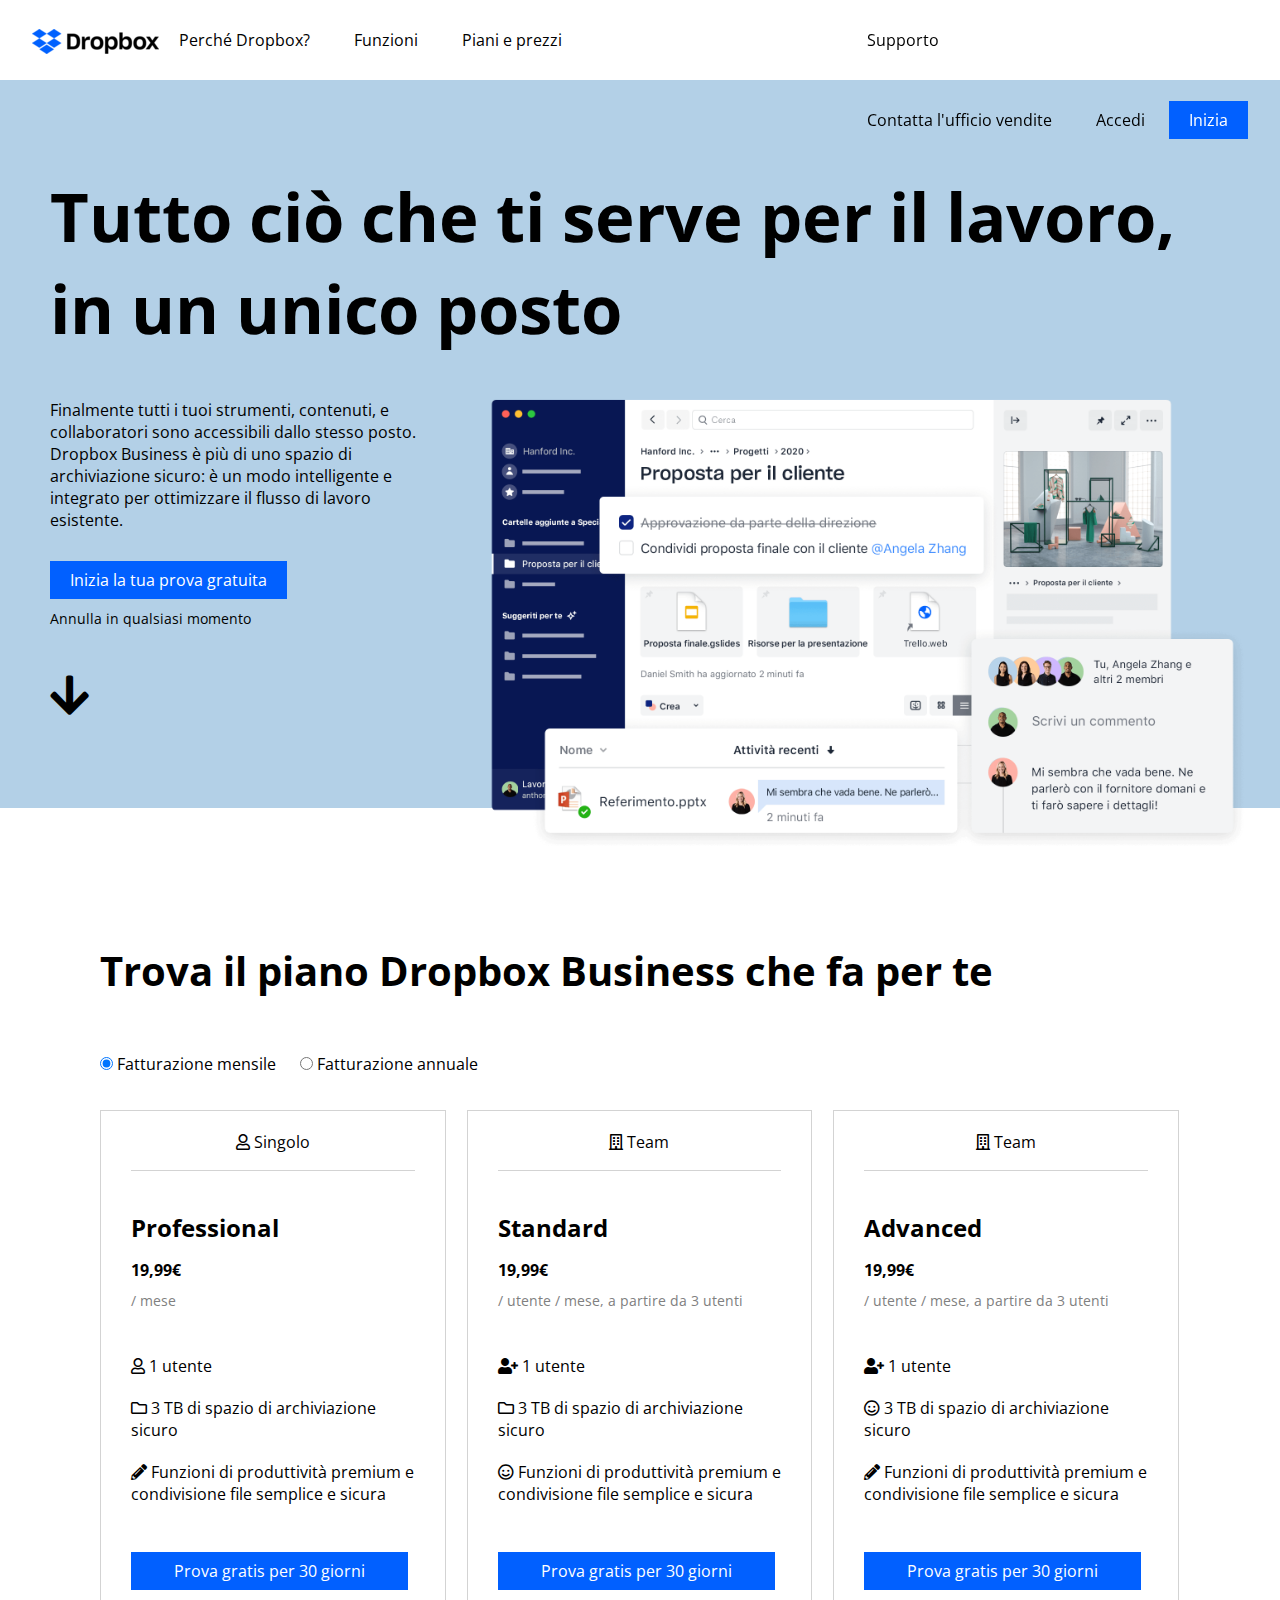
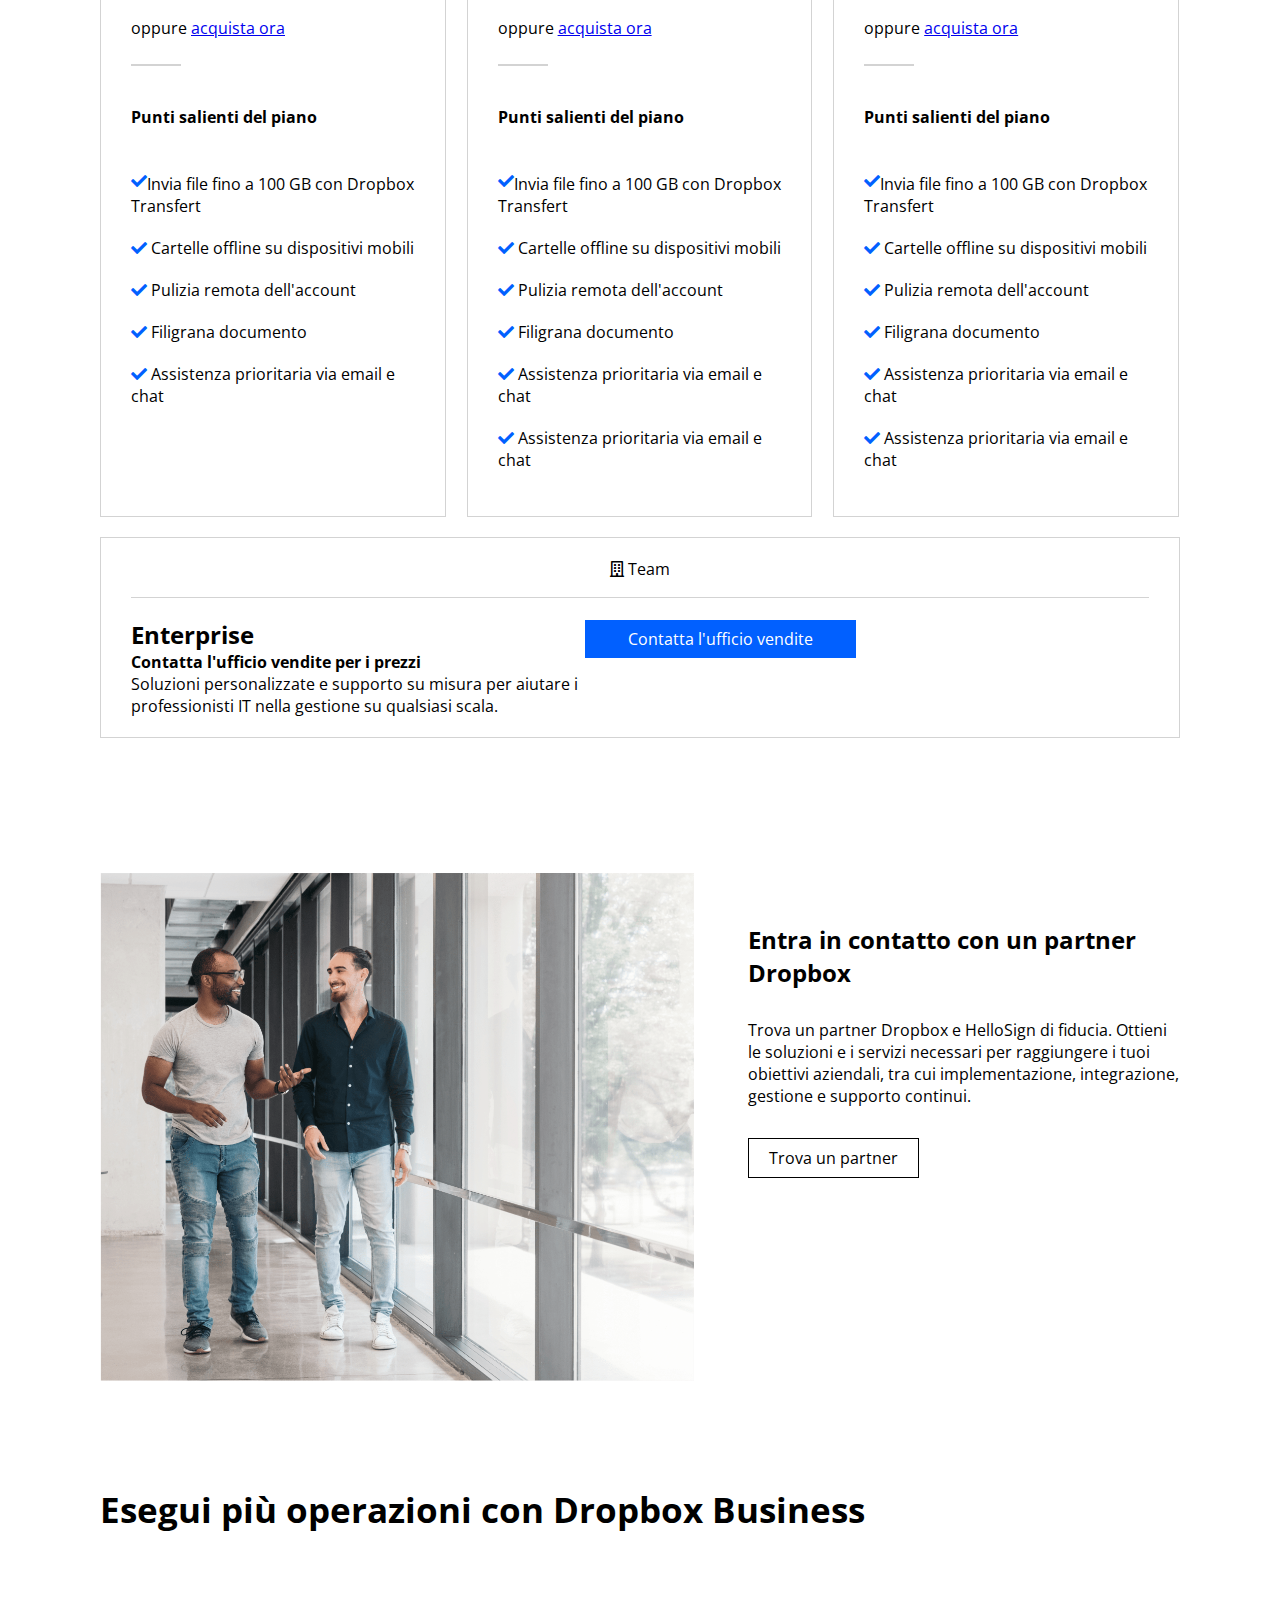
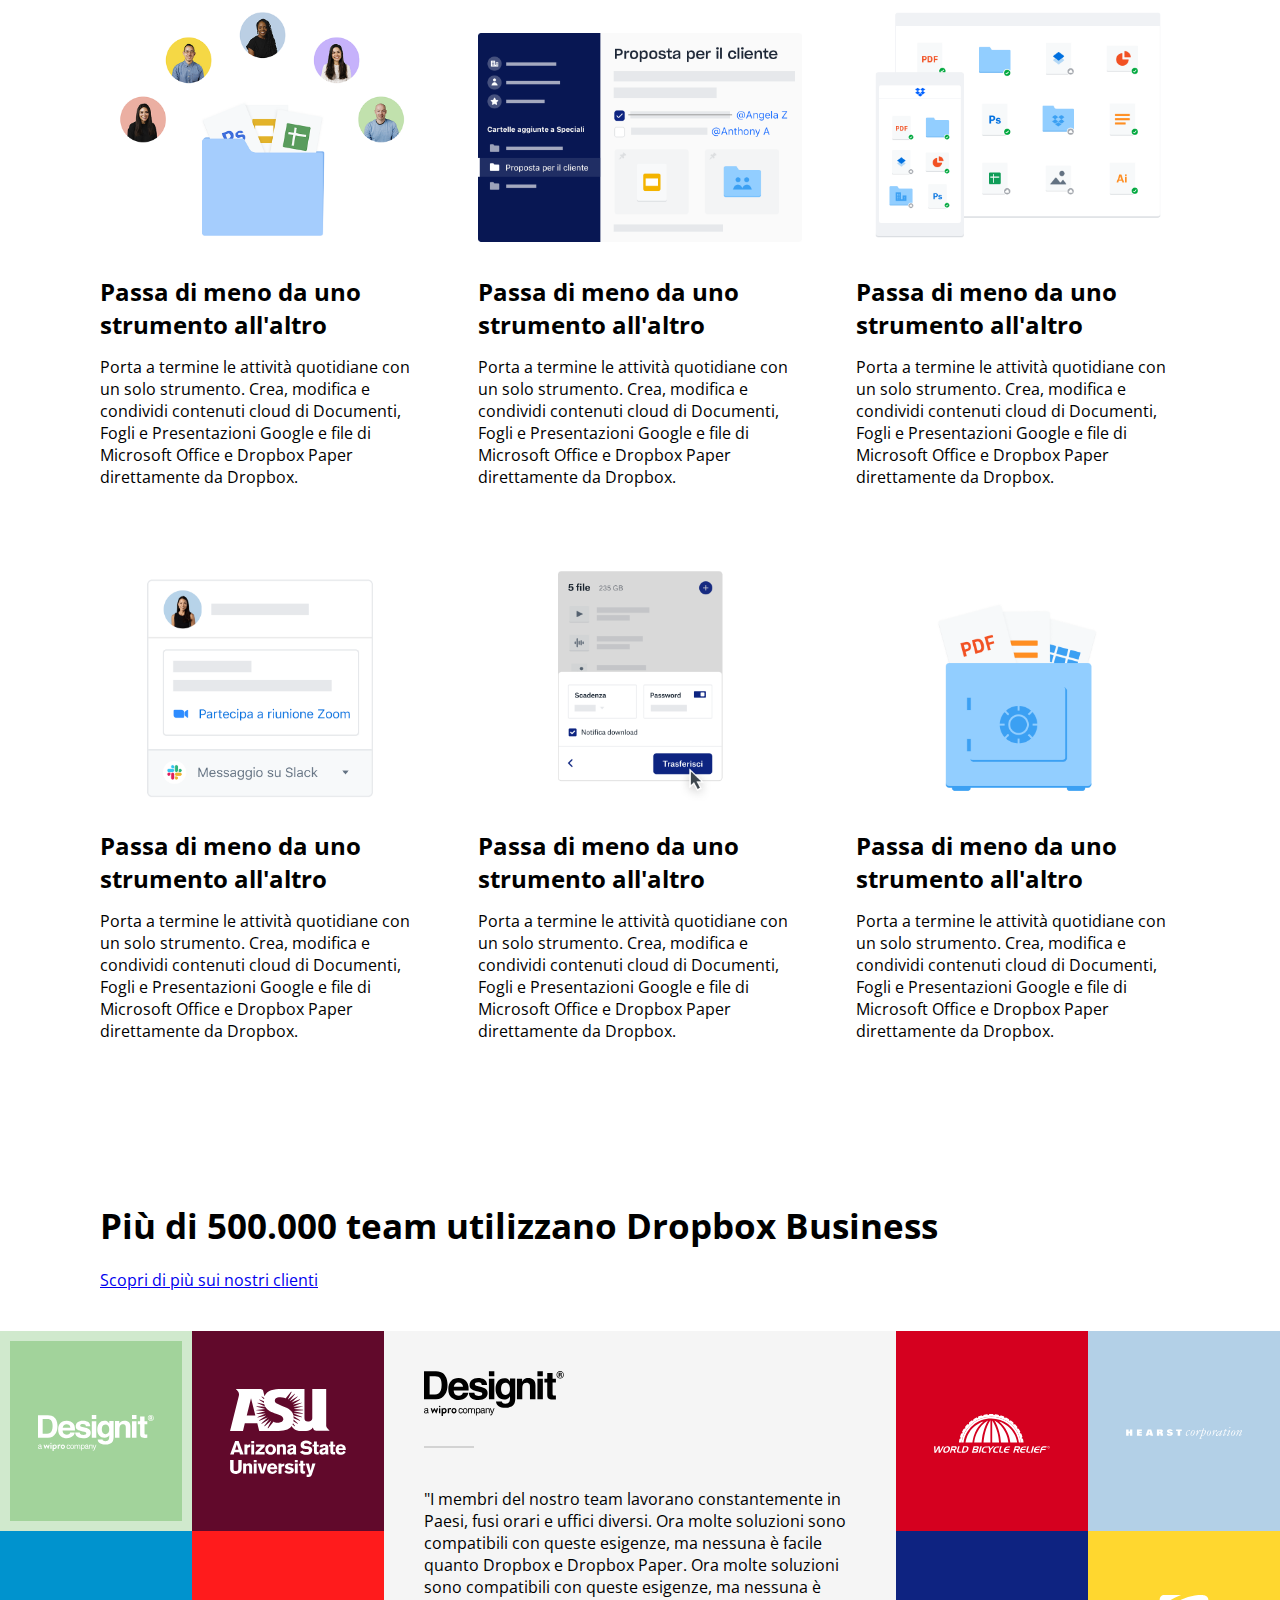
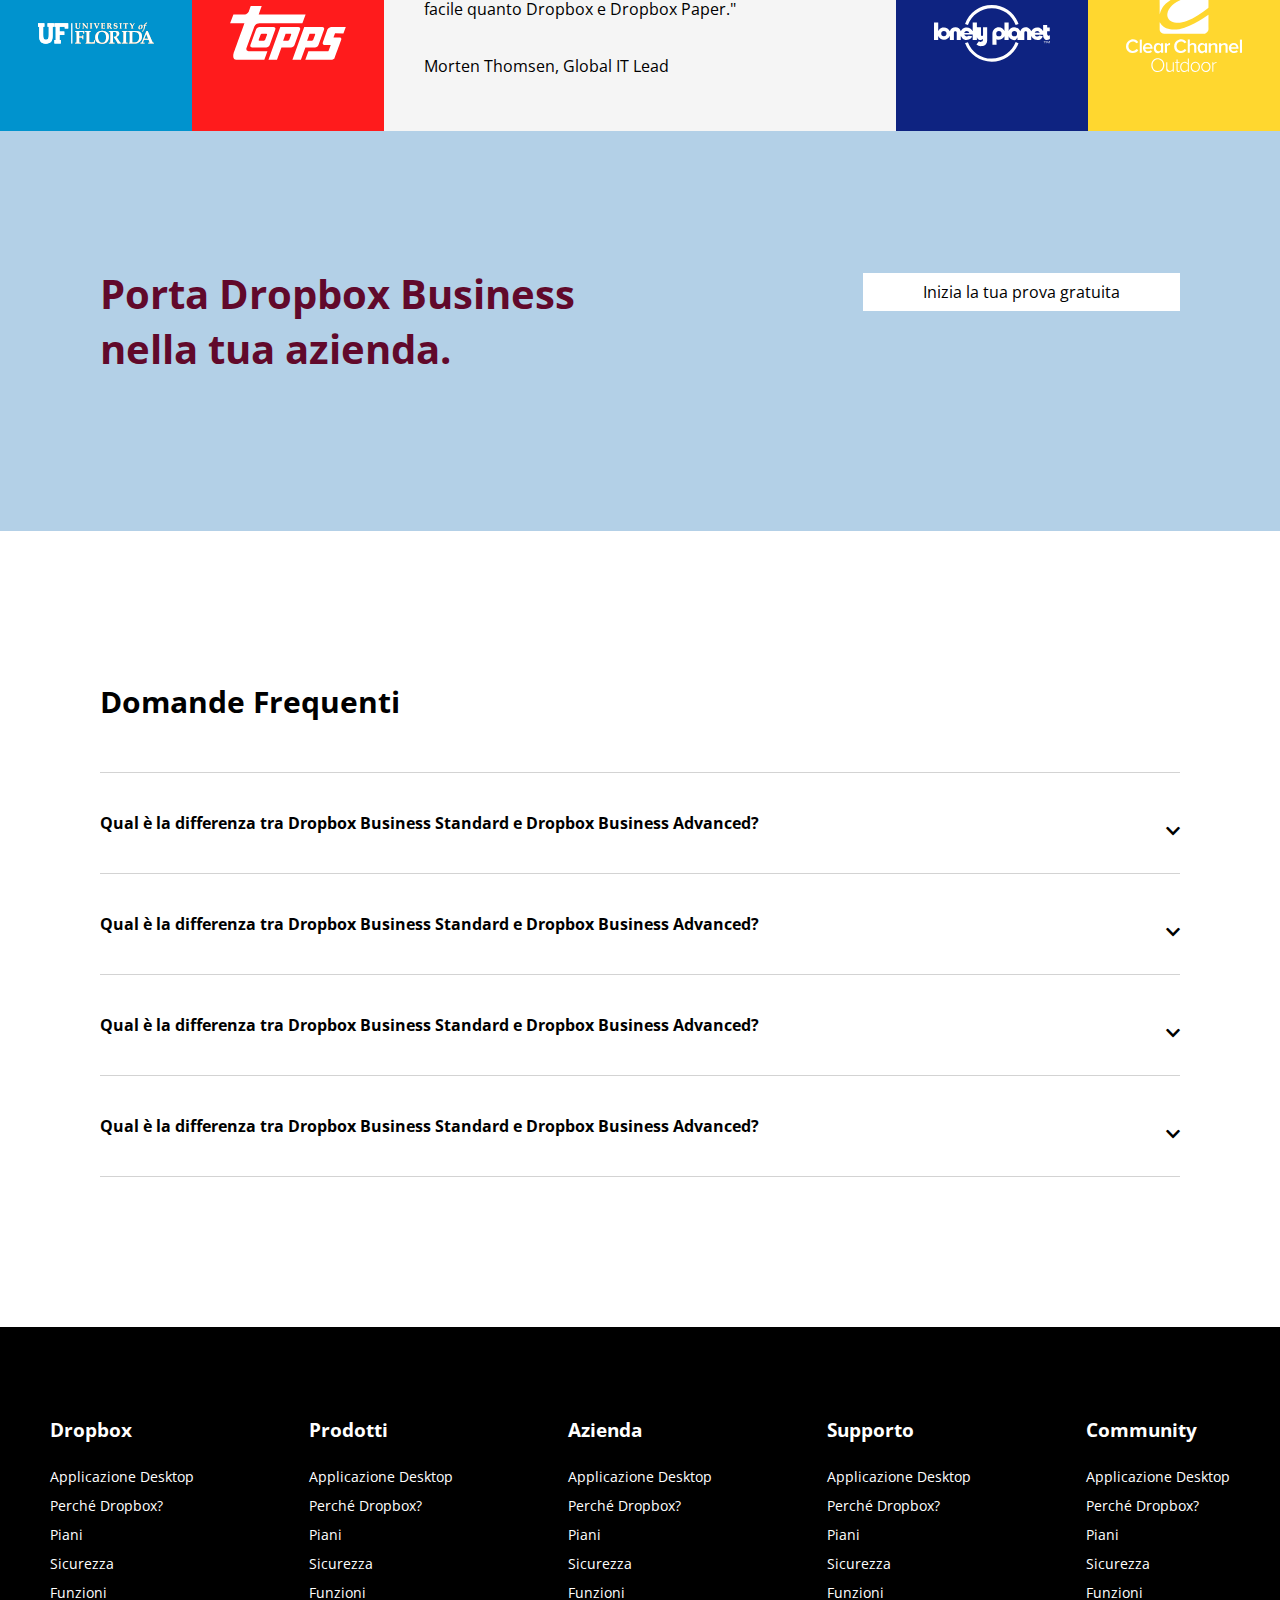
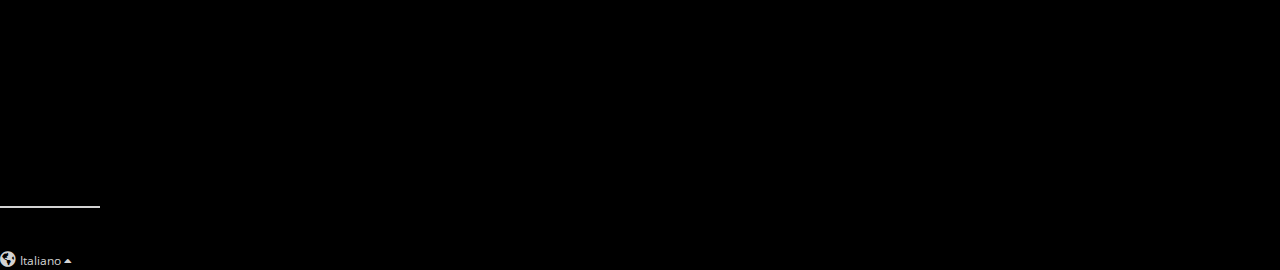
<file: index.html>
<!DOCTYPE html>
<html lang="it">
<head>
    <meta charset="UTF-8">
    <meta http-equiv="X-UA-Compatible" content="IE=edge">
    <meta name="viewport" content="width=device-width, initial-scale=1.0">
    <title>Dropbox</title>

    <!-- Font-Awesome cdn -->
    <link rel="stylesheet" href="https://cdnjs.cloudflare.com/ajax/libs/font-awesome/5.15.4/css/all.min.css">

    <!-- Custom style -->
    <link rel="stylesheet" href="style/style.css">
</head>
<body>

    <!-- Header -->
    <header>
        <div class="container clearfix">
            <!-- Dropbox logo -->
            <div class="dropbox-logo float-left">
                <img src="img/logo-small.png" alt="Dropbox logo">
            </div>
            <!-- Navbar -->
            <div class="navbar">
                <div class="nav-left float-left">
                    <a class="link" href="#">Perché Dropbox?</a>
                    <a class="link" href="#">Funzioni</a>
                    <a class="link" href="#">Piani e prezzi</a>
                </div>
                <div class="nav-right float-right">
                    <div class="dropdown">
                        <a class="support link" href="#">Supporto</a>
                        <div class="dropdown-content">
                            <a href="#">Centro assistenza</a>
                            <a href="#">Forum della community</a>
                        </div>
                    </div>
                    <a class="link" href="#">Contatta l'ufficio vendite</a>
                    <a class="link" href="#">Accedi</a>
                    <a class="btn btn-blue" href="#">Inizia</a>
                </div>
            </div>
        </div>
    </header>

    <main>

        <!-- Jumbotron -->
        <section id="jumbotron">
            <div class="large-container">
                <h1 class="jumbo-title">
                    Tutto ciò che ti serve per il lavoro, in un unico posto
                </h1>

                <div class="jumbo-content clearfix">
                    <div class="text-wrapper float-left">
                        <p>Finalmente tutti i tuoi strumenti, contenuti, e collaboratori sono accessibili dallo stesso posto.
                            Dropbox Business è più di uno spazio di archiviazione sicuro: è un modo intelligente e integrato per ottimizzare il flusso di lavoro esistente.
                        </p>

                        <a class="btn btn-blue" href="#">Inizia la tua prova gratuita</a>
                        
                        <p class="small">Annulla in qualsiasi momento</p>
                        
                        <div class="arrow"><i class="fas fa-arrow-down"></i></div>
                    </div>

                    <div class="jumbo-img float-right">
                        <img src="img/jumbo.png" alt="Dropbox window image">
                    </div>
                </div>
            </div>
        </section>

        <!-- Dropbox Business section -->
        <section id="business">
            <div class="small-container">
                <h1 class="title">
                    Trova il piano Dropbox Business che fa per te
                </h1>

                <!-- Input radio options -->
                <div class="input-radio">
                    <input type="radio" name="invoicing-type" 
                            class="input-radio" value="monthly-plan" 
                            checked>
                    <label>Fatturazione mensile</label>
                    <input type="radio" name="invoicing-type" 
                            class="input-radio" value="annual-plan">
                    <label>Fatturazione annuale</label>
                </div>
                
                <!-- Pricing cards -->
                <div class="plans clearfix">
                    <div class="card float-left">
                        <div class="card-header"> 
                            <i class="far fa-user"></i> Singolo
                        </div>
                        <div class="card-body">
                            <h2 class="card-title">Professional</h2>
                            <p class="card-price">
                                <strong>19,99&euro;</strong>   
                            </p>
                            <p class="period">/ mese</p>

                            <ul>
                                <li><i class="far fa-user"></i> 1 utente</li>
                                <li><i class="far fa-folder"></i> 3 TB di spazio di archiviazione sicuro</li>
                                <li><i class="fas fa-pencil-alt"></i> Funzioni di produttività premium e condivisione file semplice e sicura</li>
                            </ul>
                            <div class="button">
                                <a class="btn btn-blue" href="#">Prova gratis per 30 giorni</a>
                            </div>
                            <p class="buy">oppure <a href="#">acquista ora</a></p>
                            <div class="line"></div>
                            <strong>Punti salienti del piano</strong>
                            <ul>
                                <li><i class="fas fa-check float-left"></i> Invia file fino a 100 GB con Dropbox Transfert</li>
                                <li><i class="fas fa-check"></i> Cartelle offline su dispositivi mobili</li>
                                <li><i class="fas fa-check"></i> Pulizia remota dell'account</li>
                                <li><i class="fas fa-check"></i> Filigrana documento</li>
                                <li><i class="fas fa-check"></i> Assistenza prioritaria via email e chat</li>
                            </ul>
                        </div>
                    </div>

                    <div class="card middle-card float-left">
                        <div class="card-header"> 
                            <i class="far fa-building"></i> Team
                        </div>
                        <div class="card-body">
                            <h2 class="card-title">Standard</h2>
                            <p class="card-price">
                                <strong>19,99&euro;</strong>   
                            </p>
                            <p class="period">/ utente / mese, a partire da 3 utenti</p>

                            <ul>
                                <li><i class="fas fa-user-plus"></i> 1 utente</li>
                                <li><i class="far fa-folder"></i> 3 TB di spazio di archiviazione sicuro</li>
                                <li><i class="far fa-smile"></i> Funzioni di produttività premium e condivisione file semplice e sicura</li>
                            </ul>
                            <div class="button">
                                <a class="btn btn-blue" href="#">Prova gratis per 30 giorni</a>
                            </div>
                            <p class="buy">oppure <a href="#">acquista ora</a></p>
                            <div class="line"></div>
                            <strong>Punti salienti del piano</strong>
                            <ul>
                                <li><i class="fas fa-check float-left"></i> Invia file fino a 100 GB con Dropbox Transfert</li>
                                <li><i class="fas fa-check"></i> Cartelle offline su dispositivi mobili</li>
                                <li><i class="fas fa-check"></i> Pulizia remota dell'account</li>
                                <li><i class="fas fa-check"></i> Filigrana documento</li>
                                <li><i class="fas fa-check"></i> Assistenza prioritaria via email e chat</li>
                                <li><i class="fas fa-check"></i> Assistenza prioritaria via email e chat</li>
                            </ul>
                        </div>
                    </div>

                    <div class="card float-left">
                        <div class="card-header"> 
                            <i class="far fa-building"></i> Team
                        </div>
                        <div class="card-body">
                            <h2 class="card-title">Advanced</h2>
                            <p class="card-price">
                                <strong>19,99&euro;</strong>   
                            </p>
                            <p class="period">/ utente / mese, a partire da 3 utenti</p>

                            <ul>
                                <li><i class="fas fa-user-plus"></i> 1 utente</li>
                                <li><i class="far fa-smile"></i> 3 TB di spazio di archiviazione sicuro</li>
                                <li><i class="fas fa-pencil-alt"></i> Funzioni di produttività premium e condivisione file semplice e sicura</li>
                            </ul>
                            <div class="button">
                                <a class="btn btn-blue" href="#">Prova gratis per 30 giorni</a>
                            </div>
                            <p class="buy">oppure <a href="#">acquista ora</a></p>
                            <div class="line"></div>
                            <strong>Punti salienti del piano</strong>
                            <ul>
                                <li><i class="fas fa-check float-left"></i> Invia file fino a 100 GB con Dropbox Transfert</li>
                                <li><i class="fas fa-check"></i> Cartelle offline su dispositivi mobili</li>
                                <li><i class="fas fa-check"></i> Pulizia remota dell'account</li>
                                <li><i class="fas fa-check"></i> Filigrana documento</li>
                                <li><i class="fas fa-check"></i> Assistenza prioritaria via email e chat</li>
                                <li><i class="fas fa-check"></i> Assistenza prioritaria via email e chat</li>
                            </ul>
                        </div>
                    </div>

                    <div class="card last-card float-left">
                        <div class="card-header"> 
                            <i class="far fa-building"></i> Team
                        </div>
                        <div class="card-wrap">
                            <div class="card-text">
                                <h2 class="card-title">Enterprise</h2>
                                <h4 class="card-text">
                                    Contatta l'ufficio vendite per i prezzi
                                </h4>
                                <p>Soluzioni personalizzate e supporto su misura per aiutare i professionisti IT nella gestione su qualsiasi scala.</p>
                            </div>
                            <div class="button">
                                <a class="btn btn-blue" href="#">Contatta l'ufficio vendite</a>
                            </div>
                        </div>
                    </div>

                </div>
            </div>
        </section>

        <!-- Partner section -->
        <section id="partner" class="margin-bottom">
            <div class="small-container clearfix">

                <div class="partner-img float-left">
                    <img src="img/partner.png" alt="Men walking and talking">
                </div>

                <div class="partner-text float-right">
                    <h2>Entra in contatto con un partner Dropbox</h2>
                    <p>Trova un partner Dropbox e HelloSign di fiducia. Ottieni le soluzioni e i servizi necessari per raggiungere i tuoi obiettivi aziendali, tra cui implementazione, integrazione, gestione e supporto continui.</p>
                
                    <div class="button">
                        <a class="btn btn-transparent" href="#">Trova un partner</a>
                    </div>
                </div>

            </div>
        </section>

        <!-- Dropbox biz grid -->
        <section class="small-container margin-bottom" id="center-grid">
            <h1 class="title">
                Esegui più operazioni con Dropbox Business
            </h1>
            <div class="flex">
                    <div class="col">
                            <img src="img/business-feature-switching-tools.png" alt="Feature tools">
                            <h2>Passa di meno da uno strumento all'altro</h2>
                            <p>
                                Porta a termine le attività quotidiane con un solo strumento. Crea, modifica e condividi contenuti cloud di Documenti, Fogli e Presentazioni Google e file di Microsoft Office e Dropbox Paper direttamente da Dropbox.
                            </p>
                        </div>

                    <div class="col">
                        <img src="img/business-feature-coordinate-it.png" alt="Business feature window image">
                        <h2>Passa di meno da uno strumento all'altro</h2>
                        <p>
                            Porta a termine le attività quotidiane con un solo strumento. Crea, modifica e condividi contenuti cloud di Documenti, Fogli e Presentazioni Google e file di Microsoft Office e Dropbox Paper direttamente da Dropbox.
                        </p>
                    </div>

                    <div class="col">
                        <img src="img/business-feature-multi-device.png" alt="Multi device feature graphic">
                        <h2>Passa di meno da uno strumento all'altro</h2>
                        <p>
                            Porta a termine le attività quotidiane con un solo strumento. Crea, modifica e condividi contenuti cloud di Documenti, Fogli e Presentazioni Google e file di Microsoft Office e Dropbox Paper direttamente da Dropbox.
                        </p>
                    </div>
                </div>

                <div class="flex">
                    <div class="col">
                        <img src="img/business-feature-integrations-it.png" alt="Business feature integrations">
                        <h2>Passa di meno da uno strumento all'altro</h2>
                        <p>
                            Porta a termine le attività quotidiane con un solo strumento. Crea, modifica e condividi contenuti cloud di Documenti, Fogli e Presentazioni Google e file di Microsoft Office e Dropbox Paper direttamente da Dropbox.
                        </p>
                    </div>

                    <div class="col">
                        <img src="img/business-feature-send-files-it.png" alt="Business file send feature">
                        <h2>Passa di meno da uno strumento all'altro</h2>
                        <p>
                            Porta a termine le attività quotidiane con un solo strumento. Crea, modifica e condividi contenuti cloud di Documenti, Fogli e Presentazioni Google e file di Microsoft Office e Dropbox Paper direttamente da Dropbox.
                        </p>
                    </div>

                    <div class="col">
                        <img src="img/business-feature-security.png" alt="Dropbox Business security feature graphic">
                        <h2>Passa di meno da uno strumento all'altro</h2>
                        <p>
                            Porta a termine le attività quotidiane con un solo strumento. Crea, modifica e condividi contenuti cloud di Documenti, Fogli e Presentazioni Google e file di Microsoft Office e Dropbox Paper direttamente da Dropbox.
                        </p>
                    </div>
                </div>
        </section>

        <!-- University testimonials section -->
        <section id="university">
            <div class="small-container">
                <h1 class="title">Più di 500.000 team utilizzano Dropbox Business</h1>
                <a href="#">Scopri di più sui nostri clienti</a>
            </div>    

            <!-- Logo grid on the left -->
            <div class="logos clearfix">
                <div class="side-grid clearfix float-left">
                    <div class="top">
                        <div class="square float-left logo-designit">
                            <img src="img/designit.svg" class="svg" alt="Designit logo">
                        </div>
                        <div class="square float-left logo-asu">
                            <img src="img/arizona_state_university.svg" class="svg" alt="ASU logo">
                        </div>
                    </div>
                    <div class="bottom">    
                        <div class="square float-left logo-uf">
                            <img src="img/university_of_florida.svg" class="svg" alt="University of Florida logo">
                        </div>
                        <div class="square float-left logo-topps">
                            <img src="img/topps.svg" class="svg" alt="Designit logo">
                        </div>
                    </div>
                </div>

                <!-- Designit box in the center -->
                <div class="center-content float-left">
                    <img src="img/designit.svg" class="designit" alt="Designit logo">
                    <div class="line"></div>
                    <p>"I membri del nostro team lavorano constantemente in Paesi, fusi orari e uffici diversi. Ora molte soluzioni sono compatibili con queste esigenze, ma nessuna è facile quanto Dropbox e Dropbox Paper. Ora molte soluzioni sono compatibili con queste esigenze, ma nessuna è facile quanto Dropbox e Dropbox Paper."</p>
                    <p class="author">Morten Thomsen, Global IT Lead</p>
                </div>

                <!-- Logo grid on the left -->
                <div class="side-grid clearfix float-right">
                    <div class="top">
                        <div class="square float-right logo-hearst">
                            <img src="img/hearst_corp.svg" class="svg" alt="Designit logo">
                        </div>
                        <div class="square float-right logo-bycicle">
                            <img src="img/world_bicycle_relief.svg" class="svg" alt="World Bicycle relief logo">
                        </div>
                    </div>
                    <div class="bottom">  
                        <div class="square float-right logo-clear">
                            <img src="img/clear_channel.svg" class="svg" alt="Clear channel logo">
                        </div>
                        <div class="square float-right logo-lplanet">
                            <img src="img/lonely_planet.svg" class="svg" alt="Lonely Planet logo">
                        </div>
                    </div>
                </div>
            </div>
        </section>

        <section id="bottom-blue">
            <div class="small-container clearfix">
                <div class="title float-left">
                    <h1>Porta Dropbox Business nella tua azienda.</h1>
                </div>

                <div class="button float-right">
                    <a class="btn-wide" href="#">Inizia la tua prova gratuita</a>
                </div>
                
            </div>
        </section>

        <!-- FAQ section -->
        <section id="faq" class="small-container">
            <h1>Domande Frequenti</h1>

            <div class="question">
                <h4 class="float-left">Qual è la differenza tra Dropbox Business Standard e Dropbox Business Advanced?</h4>
                <i class="float-right fas fa-chevron-down"></i>
                <div class="dropdown-content">

                </div>  
            </div>

            <div class="question">
                <h4 class="float-left">Qual è la differenza tra Dropbox Business Standard e Dropbox Business Advanced?</h4>
                <i class="float-right fas fa-chevron-down"></i>
                <div class="dropdown-content"></div>
            </div>

            <div class="question">
                <h4 class="float-left">Qual è la differenza tra Dropbox Business Standard e Dropbox Business Advanced?</h4>
                <i class="float-right fas fa-chevron-down"></i>
                <div class="dropdown-content"></div>
            </div>
            
            <div class="question last">
                <h4 class="float-left">Qual è la differenza tra Dropbox Business Standard e Dropbox Business Advanced?</h4>
                <i class="float-right fas fa-chevron-down"></i>
                <div class="dropdown-content"></div>
            </div>


        </section>
        
    </main>

    <!-- Footer -->
    <footer>
        <div class="large-container">
            <div class="flex">
                <div class="ft-list">
                    <h3>Dropbox</h3>
                    <ul>
                        <li><a href="#">Applicazione Desktop</a></li>
                        <li><a href="#">Perché Dropbox?</a></li>
                        <li><a href="#">Piani</a></li>
                        <li><a href="#">Sicurezza</a></li>
                        <li><a href="#">Funzioni</a></li>
                    </ul>
                </div>

                <div class="ft-list">
                    <h3>Prodotti</h3>
                    <ul>
                        <li><a href="#">Applicazione Desktop</a></li>
                        <li><a href="#">Perché Dropbox?</a></li>
                        <li><a href="#">Piani</a></li>
                        <li><a href="#">Sicurezza</a></li>
                        <li><a href="#">Funzioni</a></li>
                    </ul>
                </div>

                <div class="ft-list">
                    <h3>Azienda</h3>
                    <ul>
                        <li><a href="#">Applicazione Desktop</a></li>
                        <li><a href="#">Perché Dropbox?</a></li>
                        <li><a href="#">Piani</a></li>
                        <li><a href="#">Sicurezza</a></li>
                        <li><a href="#">Funzioni</a></li>
                    </ul>
                </div>

                <div class="ft-list">
                    <h3>Supporto</h3>
                    <ul>
                        <li><a href="#">Applicazione Desktop</a></li>
                        <li><a href="#">Perché Dropbox?</a></li>
                        <li><a href="#">Piani</a></li>
                        <li><a href="#">Sicurezza</a></li>
                        <li><a href="#">Funzioni</a></li>
                    </ul>
                </div>

                <div class="ft-list">
                    <h3>Community</h3>
                    <ul>
                        <li><a href="#">Applicazione Desktop</a></li>
                        <li><a href="#">Perché Dropbox?</a></li>
                        <li><a href="#">Piani</a></li>
                        <li><a href="#">Sicurezza</a></li>
                        <li><a href="#">Funzioni</a></li>
                    </ul>
                </div>
            </div>
        </div>
        <div class="line"></div>
        <div class="lang">
            <i class="fas fa-globe-americas"></i> <span>Italiano <i class="fas fa-caret-up"></i></span>
        </div>
    </footer>
</body>
</html>
</file>
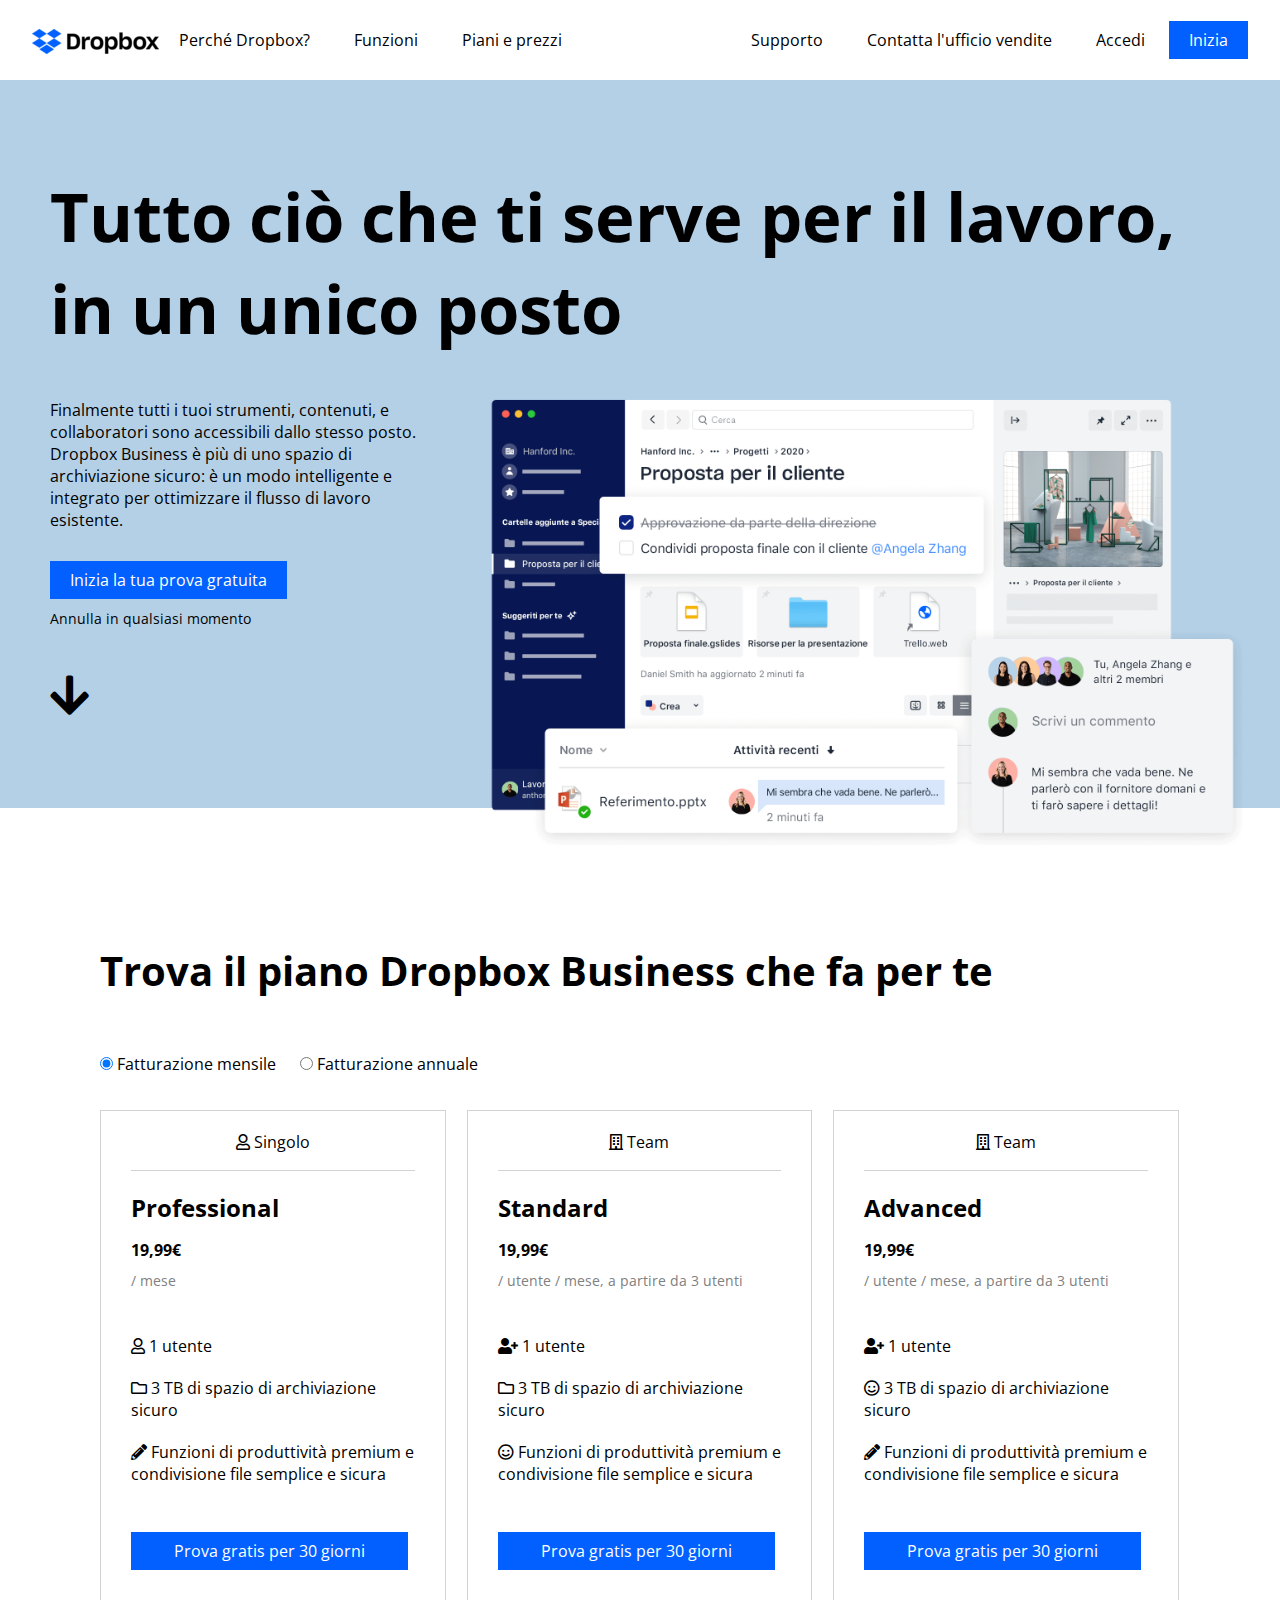
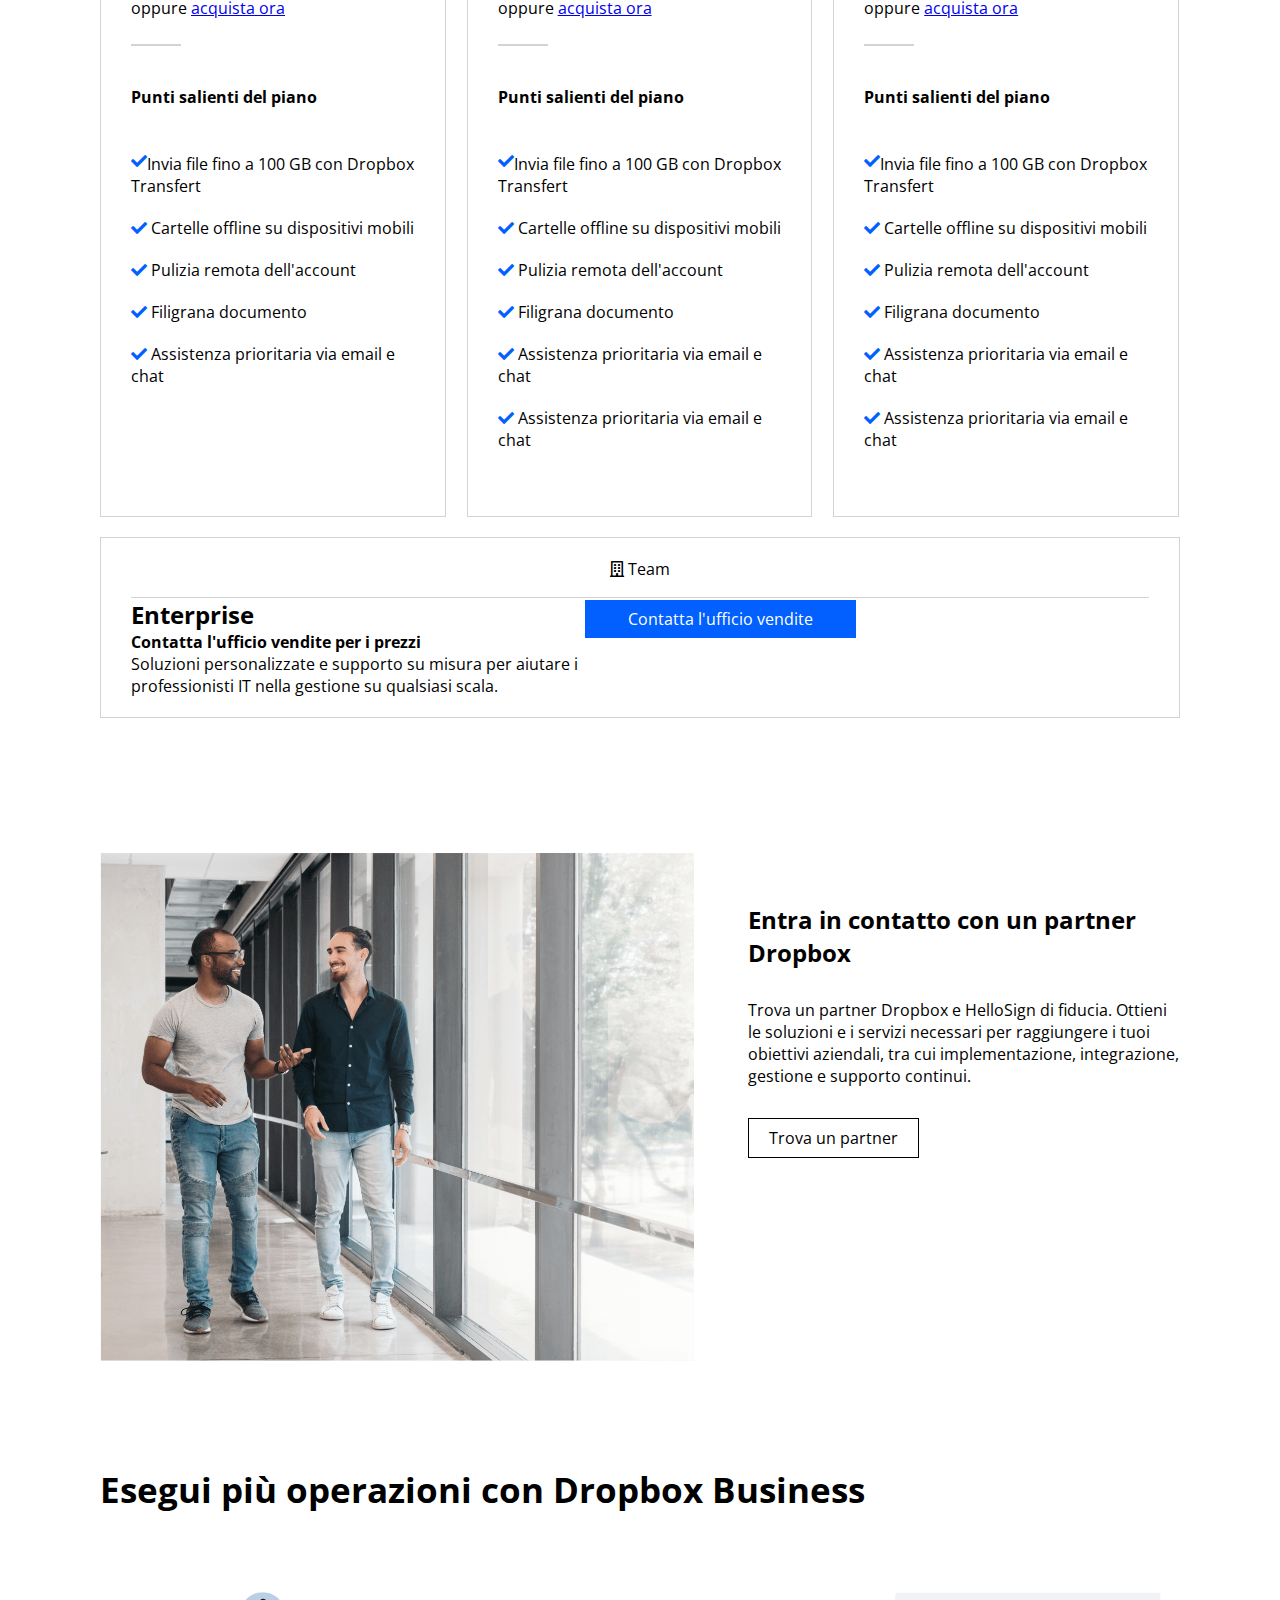
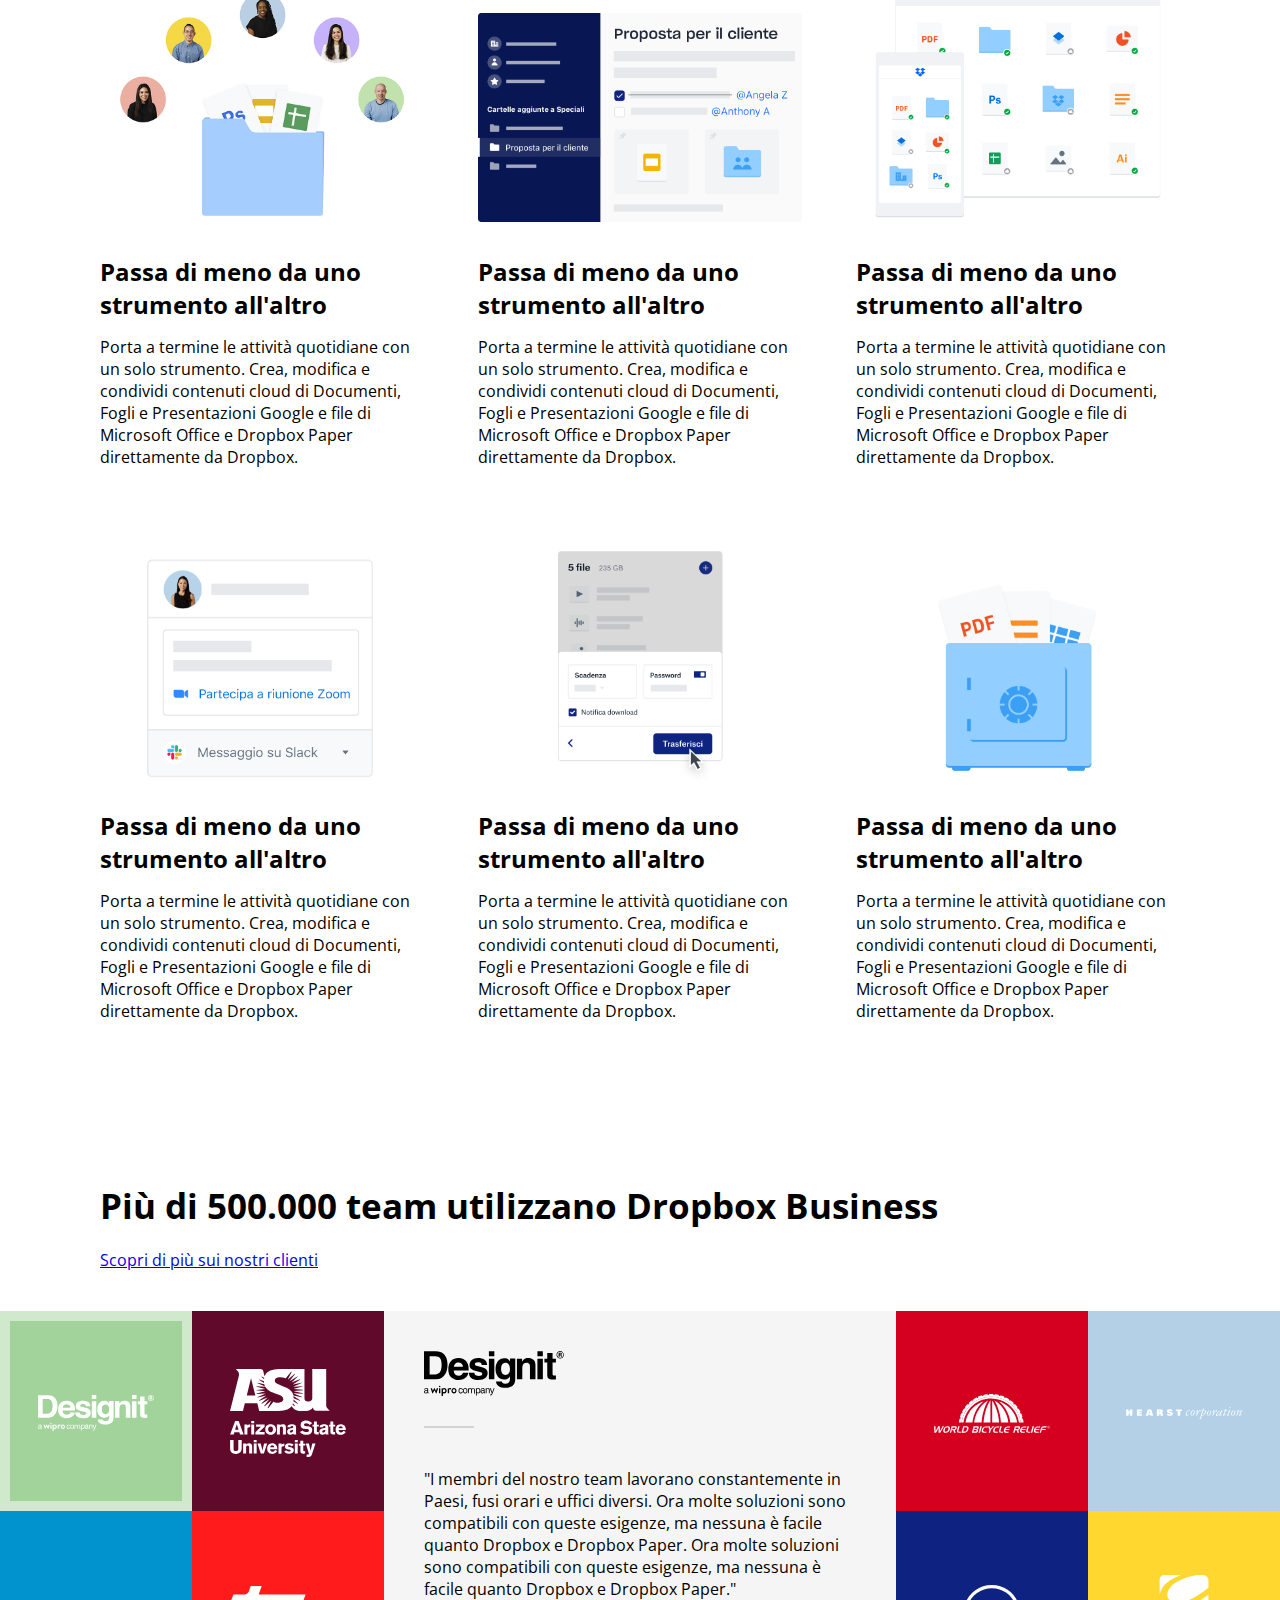
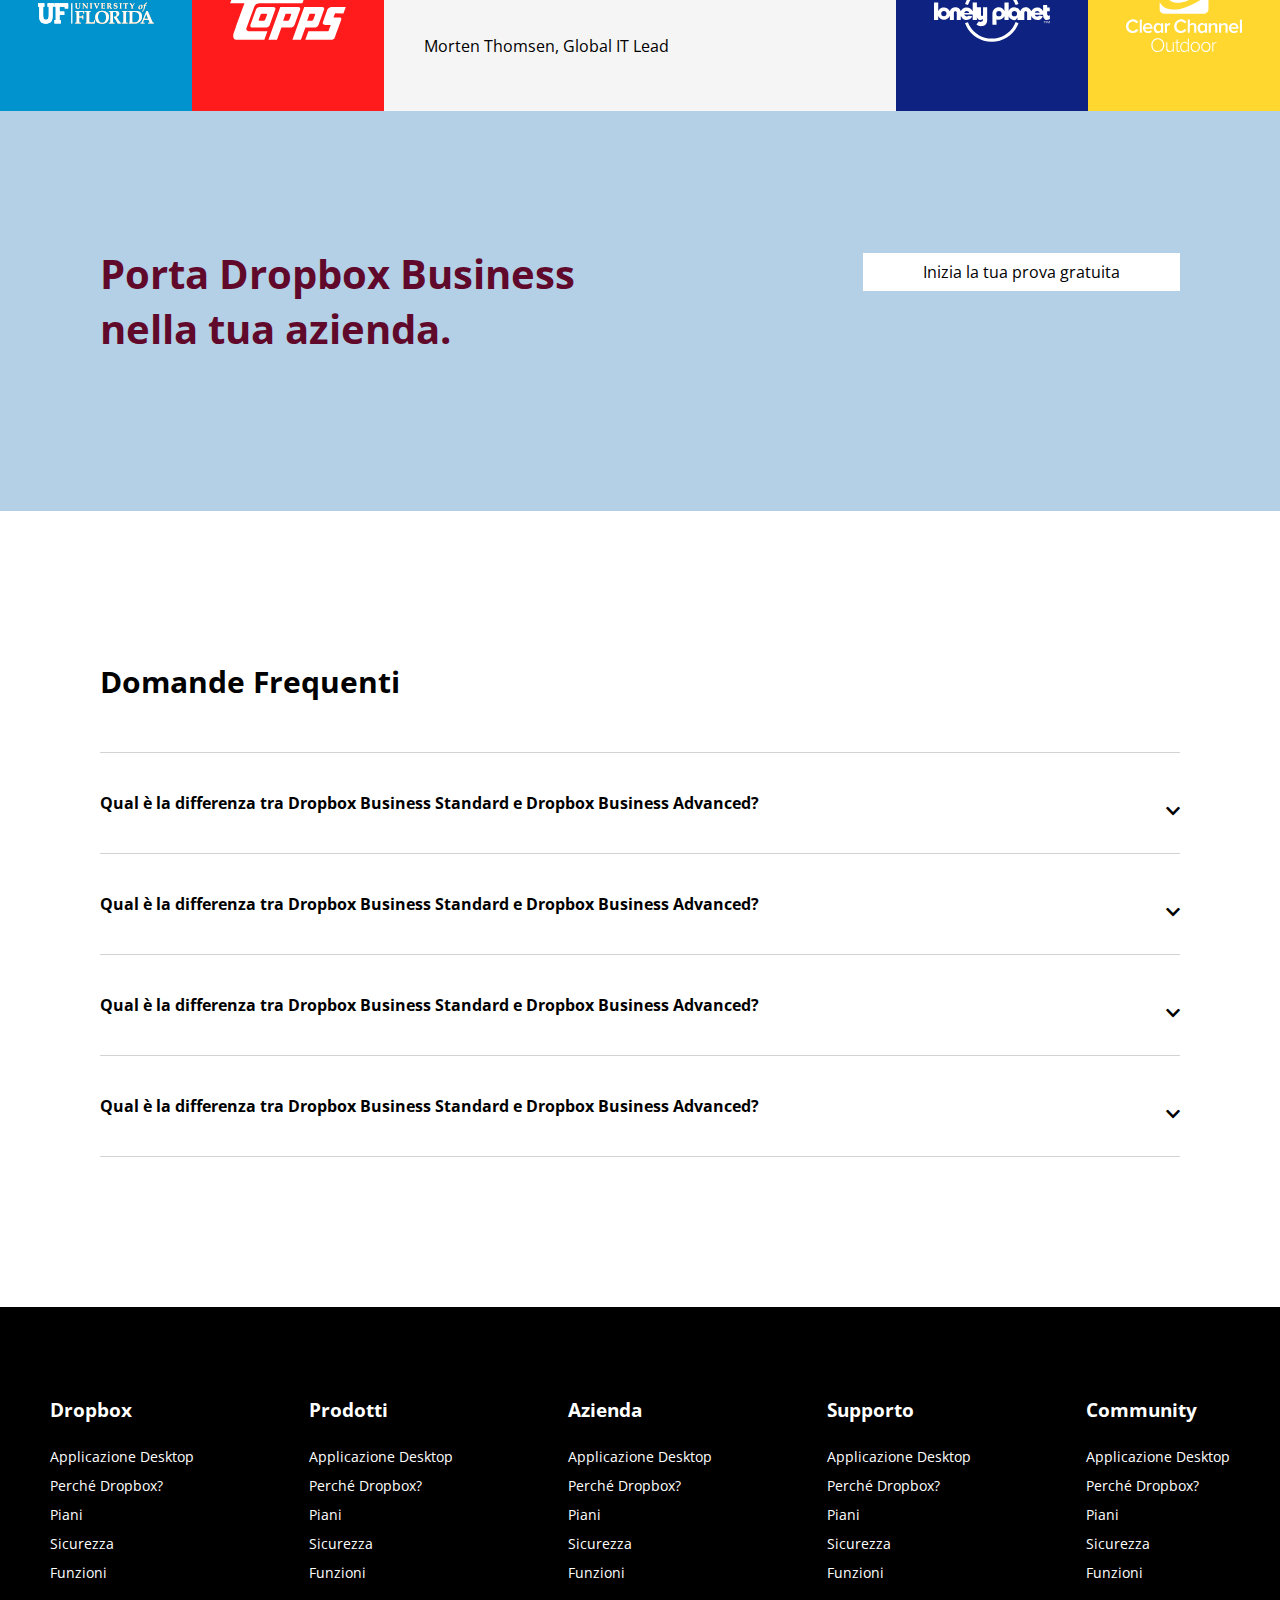
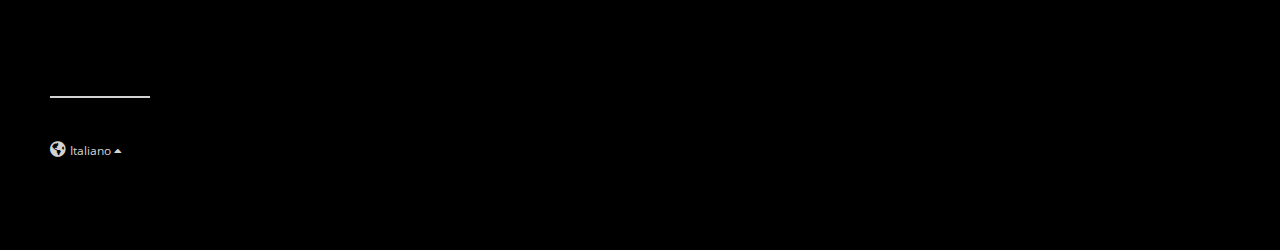
<file: bonus/index.html>
<!DOCTYPE html>
<html lang="en">
<head>
    <meta charset="UTF-8">
    <meta http-equiv="X-UA-Compatible" content="IE=edge">
    <meta name="viewport" content="width=device-width, initial-scale=1.0">
    <title>Dropbox</title>

    <!-- Font-Awesome cdn -->
    <link rel="stylesheet" href="https://cdnjs.cloudflare.com/ajax/libs/font-awesome/5.15.4/css/all.min.css">

    <!-- Custom style -->
    <link rel="stylesheet" href="style/style.css">
</head>
<body>

    <!-- Header -->
    <header>
        <div class="container clearfix">

            <!-- Dropbox logo -->
            <div class="dropbox-logo float-left">
                <img src="img/logo-small.png" alt="Dropbox logo">
            </div>
            <!-- Navbar -->
            <div class="navbar">
                <div class="nav-left float-left">
                    <a class="link" href="#">Perché Dropbox?</a>
                    <a class="link" href="#">Funzioni</a>
                    <a class="link" href="#">Piani e prezzi</a>
                </div>
                <div class="nav-right float-right">
                    <div class="dropdown">
                        <a class="support link" href="#">Supporto</a>
                        <div class="dropdown-content">
                            <a href="#">Centro assistenza</a>
                            <a href="#">Forum della community</a>
                        </div>
                    </div>
                    <a class="link" href="#">Contatta l'ufficio vendite</a>
                    <a class="link" href="#">Accedi</a>

                    <a class="btn btn-blue" href="#">Inizia</a>
                </div>
            </div>
        </div>
    </header>

    <main>

        <!-- Jumbotron -->
        <section id="jumbotron">
            <div class="large-container">
                <h1 class="jumbo-title">
                    Tutto ciò che ti serve per il lavoro, in un unico posto
                </h1>

                <div class="jumbo-content clearfix">
                    <div class="text-wrapper float-left">
                        <p>Finalmente tutti i tuoi strumenti, contenuti, e collaboratori sono accessibili dallo stesso posto.
                            Dropbox Business è più di uno spazio di archiviazione sicuro: è un modo intelligente e integrato per ottimizzare il flusso di lavoro esistente.
                        </p>

                        <a class="btn btn-blue" href="#">Inizia la tua prova gratuita</a>
                        
                        <p class="small">Annulla in qualsiasi momento</p>
                        
                        <div class="arrow"><i class="fas fa-arrow-down"></i></div>
                    </div>

                    <div class="jumbo-img float-right">
                        <img src="img/jumbo.png" alt="Dropbox window image">
                    </div>
                </div>
            </div>
        </section>

        <!-- Dropbox Business section -->
        <section id="business">
            <div class="small-container">
                <h1 class="title">
                    Trova il piano Dropbox Business che fa per te
                </h1>

                <!-- Input radio options -->
                <div class="input-radio">
                    <input type="radio" name="invoicing-type" 
                            class="input-radio" value="monthly-plan" 
                            checked>
                    <label>Fatturazione mensile</label>
                    <input type="radio" name="invoicing-type" 
                            class="input-radio" value="annual-plan">
                    <label>Fatturazione annuale</label>
                </div>
                
                <!-- Pricing cards -->
                <div class="plans clearfix">
                    <div class="card float-left">
                        <div class="card-header"> 
                            <i class="far fa-user"></i> Singolo
                        </div>
                        <div class="card-body">
                            <h2 class="card-title">Professional</h2>
                            <p class="card-price">
                                <strong>19,99&euro;</strong>   
                            </p>
                            <p class="period">/ mese</p>

                            <ul>
                                <li><i class="far fa-user"></i> 1 utente</li>
                                <li><i class="far fa-folder"></i> 3 TB di spazio di archiviazione sicuro</li>
                                <li><i class="fas fa-pencil-alt"></i> Funzioni di produttività premium e condivisione file semplice e sicura</li>
                            </ul>
                            <div class="button">
                                <a class="btn btn-blue" href="#">Prova gratis per 30 giorni</a>
                            </div>
                            <p class="buy">oppure <a href="#">acquista ora</a></p>
                            <div class="line"></div>
                            <strong>Punti salienti del piano</strong>
                            <ul>
                                <li><i class="fas fa-check float-left"></i> Invia file fino a 100 GB con Dropbox Transfert</li>
                                <li><i class="fas fa-check"></i> Cartelle offline su dispositivi mobili</li>
                                <li><i class="fas fa-check"></i> Pulizia remota dell'account</li>
                                <li><i class="fas fa-check"></i> Filigrana documento</li>
                                <li><i class="fas fa-check"></i> Assistenza prioritaria via email e chat</li>
                            </ul>
                        </div>
                    </div>

                    <div class="card middle-card float-left">
                        <div class="card-header"> 
                            <i class="far fa-building"></i> Team
                        </div>
                        <div class="card-body">
                            <h2 class="card-title">Standard</h2>
                            <p class="card-price">
                                <strong>19,99&euro;</strong>   
                            </p>
                            <p class="period">/ utente / mese, a partire da 3 utenti</p>

                            <ul>
                                <li><i class="fas fa-user-plus"></i> 1 utente</li>
                                <li><i class="far fa-folder"></i> 3 TB di spazio di archiviazione sicuro</li>
                                <li><i class="far fa-smile"></i> Funzioni di produttività premium e condivisione file semplice e sicura</li>
                            </ul>
                            <div class="button">
                                <a class="btn btn-blue" href="#">Prova gratis per 30 giorni</a>
                            </div>
                            <p class="buy">oppure <a href="#">acquista ora</a></p>
                            <div class="line"></div>
                            <strong>Punti salienti del piano</strong>
                            <ul>
                                <li><i class="fas fa-check float-left"></i> Invia file fino a 100 GB con Dropbox Transfert</li>
                                <li><i class="fas fa-check"></i> Cartelle offline su dispositivi mobili</li>
                                <li><i class="fas fa-check"></i> Pulizia remota dell'account</li>
                                <li><i class="fas fa-check"></i> Filigrana documento</li>
                                <li><i class="fas fa-check"></i> Assistenza prioritaria via email e chat</li>
                                <li><i class="fas fa-check"></i> Assistenza prioritaria via email e chat</li>
                            </ul>
                        </div>
                    </div>

                    <div class="card float-left">
                        <div class="card-header"> 
                            <i class="far fa-building"></i> Team
                        </div>
                        <div class="card-body">
                            <h2 class="card-title">Advanced</h2>
                            <p class="card-price">
                                <strong>19,99&euro;</strong>   
                            </p>
                            <p class="period">/ utente / mese, a partire da 3 utenti</p>

                            <ul>
                                <li><i class="fas fa-user-plus"></i> 1 utente</li>
                                <li><i class="far fa-smile"></i> 3 TB di spazio di archiviazione sicuro</li>
                                <li><i class="fas fa-pencil-alt"></i> Funzioni di produttività premium e condivisione file semplice e sicura</li>
                            </ul>
                            <div class="button">
                                <a class="btn btn-blue" href="#">Prova gratis per 30 giorni</a>
                            </div>
                            <p class="buy">oppure <a href="#">acquista ora</a></p>
                            <div class="line"></div>
                            <strong>Punti salienti del piano</strong>
                            <ul>
                                <li><i class="fas fa-check float-left"></i> Invia file fino a 100 GB con Dropbox Transfert</li>
                                <li><i class="fas fa-check"></i> Cartelle offline su dispositivi mobili</li>
                                <li><i class="fas fa-check"></i> Pulizia remota dell'account</li>
                                <li><i class="fas fa-check"></i> Filigrana documento</li>
                                <li><i class="fas fa-check"></i> Assistenza prioritaria via email e chat</li>
                                <li><i class="fas fa-check"></i> Assistenza prioritaria via email e chat</li>
                            </ul>
                        </div>
                    </div>

                    <div class="card last-card float-left">
                        <div class="card-header"> 
                            <i class="far fa-building"></i> Team
                        </div>
                        <div class="card-wrap">
                            <div class="card-text">
                                <h2 class="card-title">Enterprise</h2>
                                <h4 class="card-text">
                                    Contatta l'ufficio vendite per i prezzi
                                </h4>
                                <p>Soluzioni personalizzate e supporto su misura per aiutare i professionisti IT nella gestione su qualsiasi scala.</p>
                            </div>
                            <div class="button float-right">
                                <a class="btn btn-blue" href="#">Contatta l'ufficio vendite</a>
                            </div>
                        </div>
                    </div>

                </div>
            </div>
        </section>

        <!-- Partner section -->
        <section id="partner" class="margin-bottom">
            <div class="small-container clearfix">

                <div class="partner-img float-left">
                    <img src="img/partner.png" alt="Men walking and talking">
                </div>

                <div class="partner-text float-right">
                    <h2>Entra in contatto con un partner Dropbox</h2>
                    <p>Trova un partner Dropbox e HelloSign di fiducia. Ottieni le soluzioni e i servizi necessari per raggiungere i tuoi obiettivi aziendali, tra cui implementazione, integrazione, gestione e supporto continui.</p>
                
                    <div class="button">
                        <a class="btn btn-transparent" href="#">Trova un partner</a>
                    </div>
                </div>

            </div>
        </section>

        <!-- Dropbox biz grid -->
        <section class="small-container margin-bottom" id="center-grid">
            <h1 class="title">
                Esegui più operazioni con Dropbox Business
            </h1>
            <div class="flex">
                    <div class="col">
                            <img src="img/business-feature-switching-tools.png" alt="Feature tools">
                            <h2>Passa di meno da uno strumento all'altro</h2>
                            <p>
                                Porta a termine le attività quotidiane con un solo strumento. Crea, modifica e condividi contenuti cloud di Documenti, Fogli e Presentazioni Google e file di Microsoft Office e Dropbox Paper direttamente da Dropbox.
                            </p>
                        </div>

                    <div class="col">
                        <img src="img/business-feature-coordinate-it.png" alt="Business feature window image">
                        <h2>Passa di meno da uno strumento all'altro</h2>
                        <p>
                            Porta a termine le attività quotidiane con un solo strumento. Crea, modifica e condividi contenuti cloud di Documenti, Fogli e Presentazioni Google e file di Microsoft Office e Dropbox Paper direttamente da Dropbox.
                        </p>
                    </div>

                    <div class="col">
                        <img src="img/business-feature-multi-device.png" alt="Multi device feature graphic">
                        <h2>Passa di meno da uno strumento all'altro</h2>
                        <p>
                            Porta a termine le attività quotidiane con un solo strumento. Crea, modifica e condividi contenuti cloud di Documenti, Fogli e Presentazioni Google e file di Microsoft Office e Dropbox Paper direttamente da Dropbox.
                        </p>
                    </div>
                </div>

                <div class="flex">
                    <div class="col">
                        <img src="img/business-feature-integrations-it.png" alt="Business feature integrations">
                        <h2>Passa di meno da uno strumento all'altro</h2>
                        <p>
                            Porta a termine le attività quotidiane con un solo strumento. Crea, modifica e condividi contenuti cloud di Documenti, Fogli e Presentazioni Google e file di Microsoft Office e Dropbox Paper direttamente da Dropbox.
                        </p>
                    </div>

                    <div class="col">
                        <img src="img/business-feature-send-files-it.png" alt="Business file send feature">
                        <h2>Passa di meno da uno strumento all'altro</h2>
                        <p>
                            Porta a termine le attività quotidiane con un solo strumento. Crea, modifica e condividi contenuti cloud di Documenti, Fogli e Presentazioni Google e file di Microsoft Office e Dropbox Paper direttamente da Dropbox.
                        </p>
                    </div>

                    <div class="col">
                        <img src="img/business-feature-security.png" alt="Dropbox Business security feature graphic">
                        <h2>Passa di meno da uno strumento all'altro</h2>
                        <p>
                            Porta a termine le attività quotidiane con un solo strumento. Crea, modifica e condividi contenuti cloud di Documenti, Fogli e Presentazioni Google e file di Microsoft Office e Dropbox Paper direttamente da Dropbox.
                        </p>
                    </div>
                </div>
            </div>
        </section>

        <!-- University testimonials section -->
        <section id="university">
            <div class="small-container">
                <h1 class="title">Più di 500.000 team utilizzano Dropbox Business</h1>
                <a href="#">Scopri di più sui nostri clienti</a>
            </div>    

            <!-- Logo grid on the left -->
            <div class="logos clearfix">
                <div class="side-grid clearfix float-left">
                    <div class="top">
                        <div class="square float-left logo-designit">
                            <img src="img/designit.svg" class="svg" alt="Designit logo">
                        </div>
                        <div class="square float-left logo-asu">
                            <img src="img/arizona_state_university.svg" class="svg" alt="ASU logo">
                        </div>
                    </div>
                    <div class="bottom">    
                        <div class="square float-left logo-uf">
                            <img src="img/university_of_florida.svg" class="svg" alt="University of Florida logo">
                        </div>
                        <div class="square float-left logo-topps">
                            <img src="img/topps.svg" class="svg" alt="Designit logo">
                        </div>
                    </div>
                </div>

                <!-- Designit box in the center -->
                <div class="center-content float-left">
                    <img src="img/designit.svg" class="designit" alt="Designit logo">
                    <div class="line"></div>
                    <p>"I membri del nostro team lavorano constantemente in Paesi, fusi orari e uffici diversi. Ora molte soluzioni sono compatibili con queste esigenze, ma nessuna è facile quanto Dropbox e Dropbox Paper. Ora molte soluzioni sono compatibili con queste esigenze, ma nessuna è facile quanto Dropbox e Dropbox Paper."</p>
                    <p class="author">Morten Thomsen, Global IT Lead</p>
                </div>

                <!-- Logo grid on the left -->
                <div class="side-grid clearfix float-right">
                    <div class="top">
                        <div class="square float-right logo-hearst">
                            <img src="img/hearst_corp.svg" class="svg" alt="Designit logo">
                        </div>
                        <div class="square float-right logo-bycicle">
                            <img src="img/world_bicycle_relief.svg" class="svg" alt="World Bicycle relief logo">
                        </div>
                    </div>
                    <div class="bottom">  
                        <div class="square float-right logo-clear">
                            <img src="img/clear_channel.svg" class="svg" alt="Clear channel logo">
                        </div>
                        <div class="square float-right logo-lplanet">
                            <img src="img/lonely_planet.svg" class="svg" alt="Lonely Planet logo">
                        </div>
                    </div>
                </div>
            </div>
        </section>

        <section id="bottom-blue">
            <div class="small-container clearfix">
                <div class="title float-left">
                    <h1>Porta Dropbox Business nella tua azienda.</h1>
                </div>

                <div class="button float-right">
                    <a class="btn-wide" href="#">Inizia la tua prova gratuita</a>
                </div>
                
            </div>
        </section>

        <!-- FAQ section -->
        <section id="faq" class="small-container">
            <h1>Domande Frequenti</h1>

            <div class="question">
                <h4 class="float-left">Qual è la differenza tra Dropbox Business Standard e Dropbox Business Advanced?</h4>
                <i class="float-right fas fa-chevron-down"></i>
                <div class="dropdown-content">

                </div>  
            </div>

            <div class="question">
                <h4 class="float-left">Qual è la differenza tra Dropbox Business Standard e Dropbox Business Advanced?</h4>
                <i class="float-right fas fa-chevron-down"></i>
                <div class="dropdown-content"></div>
            </div>

            <div class="question">
                <h4 class="float-left">Qual è la differenza tra Dropbox Business Standard e Dropbox Business Advanced?</h4>
                <i class="float-right fas fa-chevron-down"></i>
                <div class="dropdown-content"></div>
            </div>
            
            <div class="question last">
                <h4 class="float-left">Qual è la differenza tra Dropbox Business Standard e Dropbox Business Advanced?</h4>
                <i class="float-right fas fa-chevron-down"></i>
                <div class="dropdown-content"></div>
            </div>


        </section>
        
    </main>

    <!-- Footer -->
    <footer>
        <div class="large-container">
            <div class="flex">
                <div class="ft-list">
                    <h3>Dropbox</h3>
                    <ul>
                        <li><a href="#">Applicazione Desktop</a></li>
                        <li><a href="#">Perché Dropbox?</a></li>
                        <li><a href="#">Piani</a></li>
                        <li><a href="#">Sicurezza</a></li>
                        <li><a href="#">Funzioni</a></li>
                    </ul>
                </div>

                <div class="ft-list">
                    <h3>Prodotti</h3>
                    <ul>
                        <li><a href="#">Applicazione Desktop</a></li>
                        <li><a href="#">Perché Dropbox?</a></li>
                        <li><a href="#">Piani</a></li>
                        <li><a href="#">Sicurezza</a></li>
                        <li><a href="#">Funzioni</a></li>
                    </ul>
                </div>

                <div class="ft-list">
                    <h3>Azienda</h3>
                    <ul>
                        <li><a href="#">Applicazione Desktop</a></li>
                        <li><a href="#">Perché Dropbox?</a></li>
                        <li><a href="#">Piani</a></li>
                        <li><a href="#">Sicurezza</a></li>
                        <li><a href="#">Funzioni</a></li>
                    </ul>
                </div>

                <div class="ft-list">
                    <h3>Supporto</h3>
                    <ul>
                        <li><a href="#">Applicazione Desktop</a></li>
                        <li><a href="#">Perché Dropbox?</a></li>
                        <li><a href="#">Piani</a></li>
                        <li><a href="#">Sicurezza</a></li>
                        <li><a href="#">Funzioni</a></li>
                    </ul>
                </div>

                <div class="ft-list">
                    <h3>Community</h3>
                    <ul>
                        <li><a href="#">Applicazione Desktop</a></li>
                        <li><a href="#">Perché Dropbox?</a></li>
                        <li><a href="#">Piani</a></li>
                        <li><a href="#">Sicurezza</a></li>
                        <li><a href="#">Funzioni</a></li>
                    </ul>
                </div>
            </div>
        <div class="line"></div>
        <div class="lang">
            <i class="fas fa-globe-americas"></i> <span>Italiano <i class="fas fa-caret-up"></i></span>
        </div>
    </footer>
</body>
</html>
</file>
<file: style/style.css>
@import url('https://fonts.googleapis.com/css2?family=Open+Sans:wght@300;400;500;600;700;800&display=swap');

/* RESET */
* {
    box-sizing: border-box;
    margin: 0;
    padding: 0;
}

.clearfix::after {
    content: "";
    display: table;
    clear: both;
}

body {
    font-family: 'Open Sans', sans-serif;
}

header {
    width: 100%;
    height: 80px;
    line-height: 80px;
    position: sticky;
    top: 0;
    z-index: 2;
    background-color: #fff;
}

header img {
    vertical-align: middle;
}

.nav-left a.link, .nav-right a.link {
    text-decoration: none;
    padding: 26px 20px;
    color: black;
    border-bottom: 3px solid transparent;
}

.nav-left a.link:hover, .nav-right a.link:hover {
    border-bottom: 3px solid grey;
}

.dropdown-content {
    display: none;
    position: absolute;
    background-color: #f1f1f1;
    width: 200px;
    box-shadow: 0px 8px 16px 0px rgba(0,0,0,0.2);
    z-index: 1;
}

.dropdown-content a {
    color: black;
    padding: 5px 5px;
    text-decoration: none;
    display: block;
}

.dropdown-content a:hover {background-color: #ddd;}

.dropdown:hover .dropdown-content {display: block;}

/* .dropdown:hover .dropbtn {background-color: #3e8e41;} */

.container {
    width: 95%;
    max-width: 1600px;
    min-width: 1080px;
    margin: 0 auto;
}

.large-container {
    width: 80%;
    margin: 0 auto;
    padding: 90px 0;
    min-width: 1180px;
}

.small-container {
    width: 75%;
    margin: 0 auto;
    min-width: 1080px;
}

.navbar {
    margin-left: 20px;
}

.nav-left, .nav-right {
    overflow: hidden;
}

.float-left {
    float: left;
}

.float-right {
    float: right;
}

.btn {
    padding: 8px 20px;   
}

a:hover {
    text-decoration: underline;
}

a.btn-blue {
    background-color: #0160ff;
    color: white;
    padding: 8px 20px;   
    text-decoration: none;
}

.btn-blue:hover {
    background-color: #3a7aff;
}

.btn-transparent {
    background-color: transparent;
    color: black;
    border: 1px solid black;
    padding: 8px 20px;   
    text-decoration: none;
}

.margin-bottom {
    margin-bottom: 100px;
}

section#jumbotron {
    background-color: #b3d0e7;
    height: 100%;
}

section#jumbotron .jumbo-content {
    margin-top: 45px;
}

section#jumbotron h1 {
    font-size: 4.2rem;
    font-weight: 700;
}

section#jumbotron .text-wrapper {
    width: 32.2%;
}

section#jumbotron p {
    margin-bottom: 30px;
}

section#jumbotron p.small {
    font-size: .9rem;
}

section#jumbotron .btn {
    margin-bottom: 10px;
    display: inline-block;
}

section#jumbotron i {
    padding-top: 15px;
    font-size: 45px;
}

section#jumbotron .jumbo-img {
    width: 67.8%;
}

section#jumbotron img {
    width: 825px;
    padding-left: 30px;
    position: absolute;
}

section#business {
    margin: 135px 0;
}

section#business .title {
    font-size: 2.5rem;
}

section#business div.input-radio {
    padding-top: 55px;
    margin-right: 20px;
}

section#business label {
    padding-right: 20px;
}

div.card {
    width: 32%;
    border: 1px solid lightgrey;
    padding: 20px 30px;
    height: 1007px;
}

li i.fa-check {
    color: #0160ff;
}

.card-wrap {
    display: flex;
    justify-content: space-between;
}

section#business ul {
    list-style: none;
    display: grid;
    gap: 20px;
    padding: 45px 0 ;
}

section#business .button {
    padding: 10px 0;
    width: 100%
}

section#business .btn {
    padding: 8px 43px;
}

section#business p.buy {
    padding-top: 25px;
}

section#business p.period {
    color: grey;
    font-size: 14px;
}

.card-price {
    padding: 15px 0 10px;
}

div.plans {
    margin-top: 35px;
}

section#business .card-header {
    height: 40px;
    text-align: center;
    border-bottom: 1px solid lightgrey;
    margin-bottom: 20px;
}

section#business .middle-card {
    margin: 0 21px;
}

section#business .line-break{

}

.card-body {
    padding-top: 20px;
}

div.last-card {
    margin-top: 20px;
    width: 100%;
    height: 100%;
}

div.last-card .button {
    justify-self: flex-end;
}

.partner-img img{
    width: 100%;
}

.partner-img {
    width: 55%;
}

.partner-text {
    padding-top: 50px;
    width: 40%;
}

.partner-text p {
    margin: 30px 0 40px;
}

h1.title{
    font-size: 35px;
}

section#center-grid h1 {
    padding-bottom: 60px;
}

div.flex {
    display: flex;
    justify-content: space-between;
    padding-bottom: 60px;
}

div.flex .col {
    width: 30%; 
}

div.col img{
    width: 100%;
}

div.col h2 {
    padding: 15px 0;
}

section#university a{
    margin: 20px 0 40px;
    display: block;
}

div.logos {
    min-width: 1180px;
}

section#university div.side-grid {
    width: 30%;
    background-color: rgb(248, 248, 107);
}

section#university div.top {
    width:100%;
}

section#university div.square {
    width: 50%;
    height: 200px;
    line-height: 200px;
    text-align: center;
}

.logo-designit {
    background-color: #a2d39b;
    box-shadow: inset 0px 0px 0px 10px #d0e9cd;
}

.logo-asu {
    background-color: #61092b;
}

.logo-uf{
    background-color: #0093ce;
}

.logo-topps {
    background-color: #ff1b1c;
}

.logo-bycicle {
    background-color: #d5001f;
}

.logo-hearst {
    background-color: #b3d0e7;
}

.logo-lplanet {
    background-color: #0e2381;
}

.logo-clear {
    background-color: #ffd72f;
}

section#university .center-content {
    width: 40%;
    background-color: #f5f5f5;
    height:400px;
    padding: 40px;
}

section#university .svg {
    width: 60%;
    color: white;
    filter: invert(1);
    vertical-align: middle;
}

section#university .designit {
    width: 140px;
}

div.line {
    border: 1px solid lightgrey;
    width:50px;
    margin: 25px 0 40px;
}

p.author {
    margin-top: 35px;
}

section#bottom-blue {
    background-color: #b3d0e7;
    height: 400px;
}

section#bottom-blue .small-container {
    padding: 135px 0;
}

section#bottom-blue .title {
    width: 50%;
}

section#bottom-blue h1 {
    font-size: 2.5em;
    color: #61092b;
    font-weight: 700;
}

section#bottom-blue .button {
    padding-top: 15px;
}

section#bottom-blue .btn-wide {
    color: black;
    background-color: white;
    padding: 8px 60px; 
    text-decoration: none;
}

section#faq {
    padding: 150px 0;
}

section#faq h1 {
    padding-bottom: 50px;
    font-size: 30px;
}

section#faq .question {
    padding: 50px 0 ;
    line-height: 0;
    text-align: center;
    border-top: 1px solid lightgrey;
    
}

section#faq .last {
    border-bottom: 1px solid lightgrey;
}

section#faq .dropdown-content {
    display: none;
}

section#faq .dropdown-content:hover {
    display: none;
}

footer {
    background-color: black;
}

.ft-list {
    color: white;
}

.ft-list h3 {
    padding-bottom: 20px;
}

.ft-list li {
    list-style-type: none;
    line-height: 1.8;
}

.ft-list li a {
    text-decoration: none;
    color: white;
    font-size: 14px;
}

footer .line {
    border: .5px solid lightgrey;
    width: 100px;
    margin-top: 50px;
}

footer .lang {
    color: lightgrey;
}

footer span {
    font-size: 12px;
}
</file>
<file: bonus/style/style.css>
@import url('https://fonts.googleapis.com/css2?family=Open+Sans:wght@300;400;500;600;700;800&display=swap');

/* RESET */
* {
    box-sizing: border-box;
    margin: 0;
    padding: 0;
}

.clearfix::after {
    content: "";
    display: table;
    clear: both;
}

body {
    font-family: 'Open Sans', sans-serif;
}

header {
    width: 100%;
    height: 80px;
    line-height: 80px;
    position: sticky;
    top: 0;
    z-index: 2;
    background-color: #fff;
}

header img {
    vertical-align: middle;
}

.nav-left a.link, .nav-right a.link {
    text-decoration: none;
    padding: 26px 20px;
    color: black;
    border-bottom: 3px solid transparent;
}

.nav-left a.link:hover, .nav-right a.link:hover {
    border-bottom: 3px solid grey;
}

.dropdown {
    position: relative;
    display: inline-block;
}

.dropdown-content {
    display: none;
    position: absolute;
    background-color: #f1f1f1;
    width: 200px;
    box-shadow: 0px 8px 16px 0px rgba(0,0,0,0.2);
    z-index: 1;
}

.dropdown-content a {
    color: black;
    padding: 5px 5px;
    text-decoration: none;
    display: block;
}

.dropdown-content a:hover {background-color: #ddd;}

.dropdown:hover .dropdown-content {display: block;}

.container {
    width: 95%;
    max-width: 1600px;
    min-width: 1080px;
    margin: 0 auto;
}

.large-container {
    width: 80%;
    margin: 0 auto;
    padding: 90px 0;
    min-width: 1180px;
}

.small-container {
    width: 75%;
    margin: 0 auto;
    min-width: 1080px;
}

.navbar {
    margin-left: 20px;
}

.nav-left, .nav-right {
    overflow: hidden;
}

.float-left {
    float: left;
}

.float-right {
    float: right;
}

.btn {
    padding: 8px 20px;   
}

a:hover {
    text-decoration: underline;
}

a.btn-blue {
    background-color: #0160ff;
    color: white;
    padding: 8px 20px;   
    text-decoration: none;
}

.btn-blue:hover {
    background-color: #3a7aff;
}

.btn-transparent {
    background-color: transparent;
    color: black;
    border: 1px solid black;
    padding: 8px 20px;   
    text-decoration: none;
}

.margin-bottom {
    margin-bottom: 100px;
}

section#jumbotron {
    background-color: #b3d0e7;
    height: 100%;
}

section#jumbotron .jumbo-content {
    margin-top: 45px;
}

section#jumbotron h1 {
    font-size: 4.2rem;
    font-weight: 700;
}

section#jumbotron .text-wrapper {
    width: 32.2%;
}

section#jumbotron p {
    margin-bottom: 30px;
}

section#jumbotron p.small {
    font-size: .9rem;
}

section#jumbotron .btn {
    margin-bottom: 10px;
    display: inline-block;
}

section#jumbotron i {
    padding-top: 15px;
    font-size: 45px;
}

section#jumbotron .jumbo-img {
    width: 67.8%;
}

section#jumbotron img {
    width: 825px;
    padding-left: 30px;
    position: absolute;
}

section#business {
    margin: 135px 0;
}

section#business .title {
    font-size: 2.5rem;
}

section#business div.input-radio {
    padding-top: 55px;
    margin-right: 20px;
}

section#business label {
    padding-right: 20px;
}

div.card {
    width: 32%;
    border: 1px solid lightgrey;
    padding: 20px 30px;
    height: 1007px;
}

li i.fa-check {
    color: #0160ff;
}

.card-wrap {
    display: flex;
    justify-content: space-between;
}

section#business ul {
    list-style: none;
    display: grid;
    gap: 20px;
    padding: 45px 0 ;
}

section#business .button {
    padding: 10px 0;
    width: 100%
}

section#business .btn {
    padding: 8px 43px;
}

section#business p.buy {
    padding-top: 25px;
}

section#business p.period {
    color: grey;
    font-size: 14px;
}

.card-price {
    padding: 15px 0 10px;
}

div.plans {
    margin-top: 35px;
}

section#business .card-header {
    height: 40px;
    text-align: center;
    border-bottom: 1px solid lightgrey;
}

section#business .middle-card {
    margin: 0 21px;
}

section#business .line-break{

}

.card-body {
    padding-top: 20px;
}

div.last-card {
    margin-top: 20px;
    width: 100%;
    height: 100%;
}

.partner-img img{
    width: 100%;
}

.partner-img {
    width: 55%;
}

.partner-text {
    padding-top: 50px;
    width: 40%;
}

.partner-text p {
    margin: 30px 0 40px;
}

h1.title{
    font-size: 35px;
}

section#center-grid h1 {
    padding-bottom: 60px;
}

div.flex {
    display: flex;
    justify-content: space-between;
    padding-bottom: 60px;
}

div.flex .col {
    width: 30%; 
}

div.col img{
    width: 100%;
}

div.col h2 {
    padding: 15px 0;
}

section#university a{
    margin: 20px 0 40px;
    display: block;
}

div.logos {
    min-width: 1180px;
}

section#university div.side-grid {
    width: 30%;
    background-color: rgb(248, 248, 107);
}

section#university div.top {
    width:100%;
}

section#university div.square {
    width: 50%;
    height: 200px;
    line-height: 200px;
    text-align: center;
}

.logo-designit {
    background-color: #a2d39b;
    box-shadow: inset 0px 0px 0px 10px #d0e9cd;
}

.logo-asu {
    background-color: #61092b;
}

.logo-uf{
    background-color: #0093ce;
}

.logo-topps {
    background-color: #ff1b1c;
}

.logo-bycicle {
    background-color: #d5001f;
}

.logo-hearst {
    background-color: #b3d0e7;
}

.logo-lplanet {
    background-color: #0e2381;
}

.logo-clear {
    background-color: #ffd72f;
}

section#university .center-content {
    width: 40%;
    background-color: #f5f5f5;
    height:400px;
    padding: 40px;
}

section#university .svg {
    width: 60%;
    color: white;
    filter: invert(1);
    vertical-align: middle;
}

section#university .designit {
    width: 140px;
}

div.line {
    border: 1px solid lightgrey;
    width:50px;
    margin: 25px 0 40px;
}

p.author {
    margin-top: 35px;
}

section#bottom-blue {
    background-color: #b3d0e7;
    height: 400px;
}

section#bottom-blue .small-container {
    padding: 135px 0;
}

section#bottom-blue .title {
    width: 50%;
}

section#bottom-blue h1 {
    font-size: 2.5em;
    color: #61092b;
    font-weight: 700;
}

section#bottom-blue .button {
    padding-top: 15px;
}

section#bottom-blue .btn-wide {
    color: black;
    background-color: white;
    padding: 8px 60px; 
    text-decoration: none;
}

section#faq {
    padding: 150px 0;
}

section#faq h1 {
    padding-bottom: 50px;
    font-size: 30px;
}

section#faq .question {
    padding: 50px 0 ;
    line-height: 0;
    text-align: center;
    border-top: 1px solid lightgrey;
    
}

section#faq .last {
    border-bottom: 1px solid lightgrey;
}

section#faq .dropdown-content {
    display: none;
}

section#faq .dropdown-content:hover {
    display: none;
}

footer {
    background-color: black;
}

.ft-list {
    color: white;
}

.ft-list h3 {
    padding-bottom: 20px;
}

.ft-list li {
    list-style-type: none;
    line-height: 1.8;
}

.ft-list li a {
    text-decoration: none;
    color: white;
    font-size: 14px;
}

footer .line {
    border: .5px solid lightgrey;
    width: 100px;
    margin-top: 50px;
}

footer .lang {
    color: lightgrey;
}

footer span {
    font-size: 12px;
}
</file>
